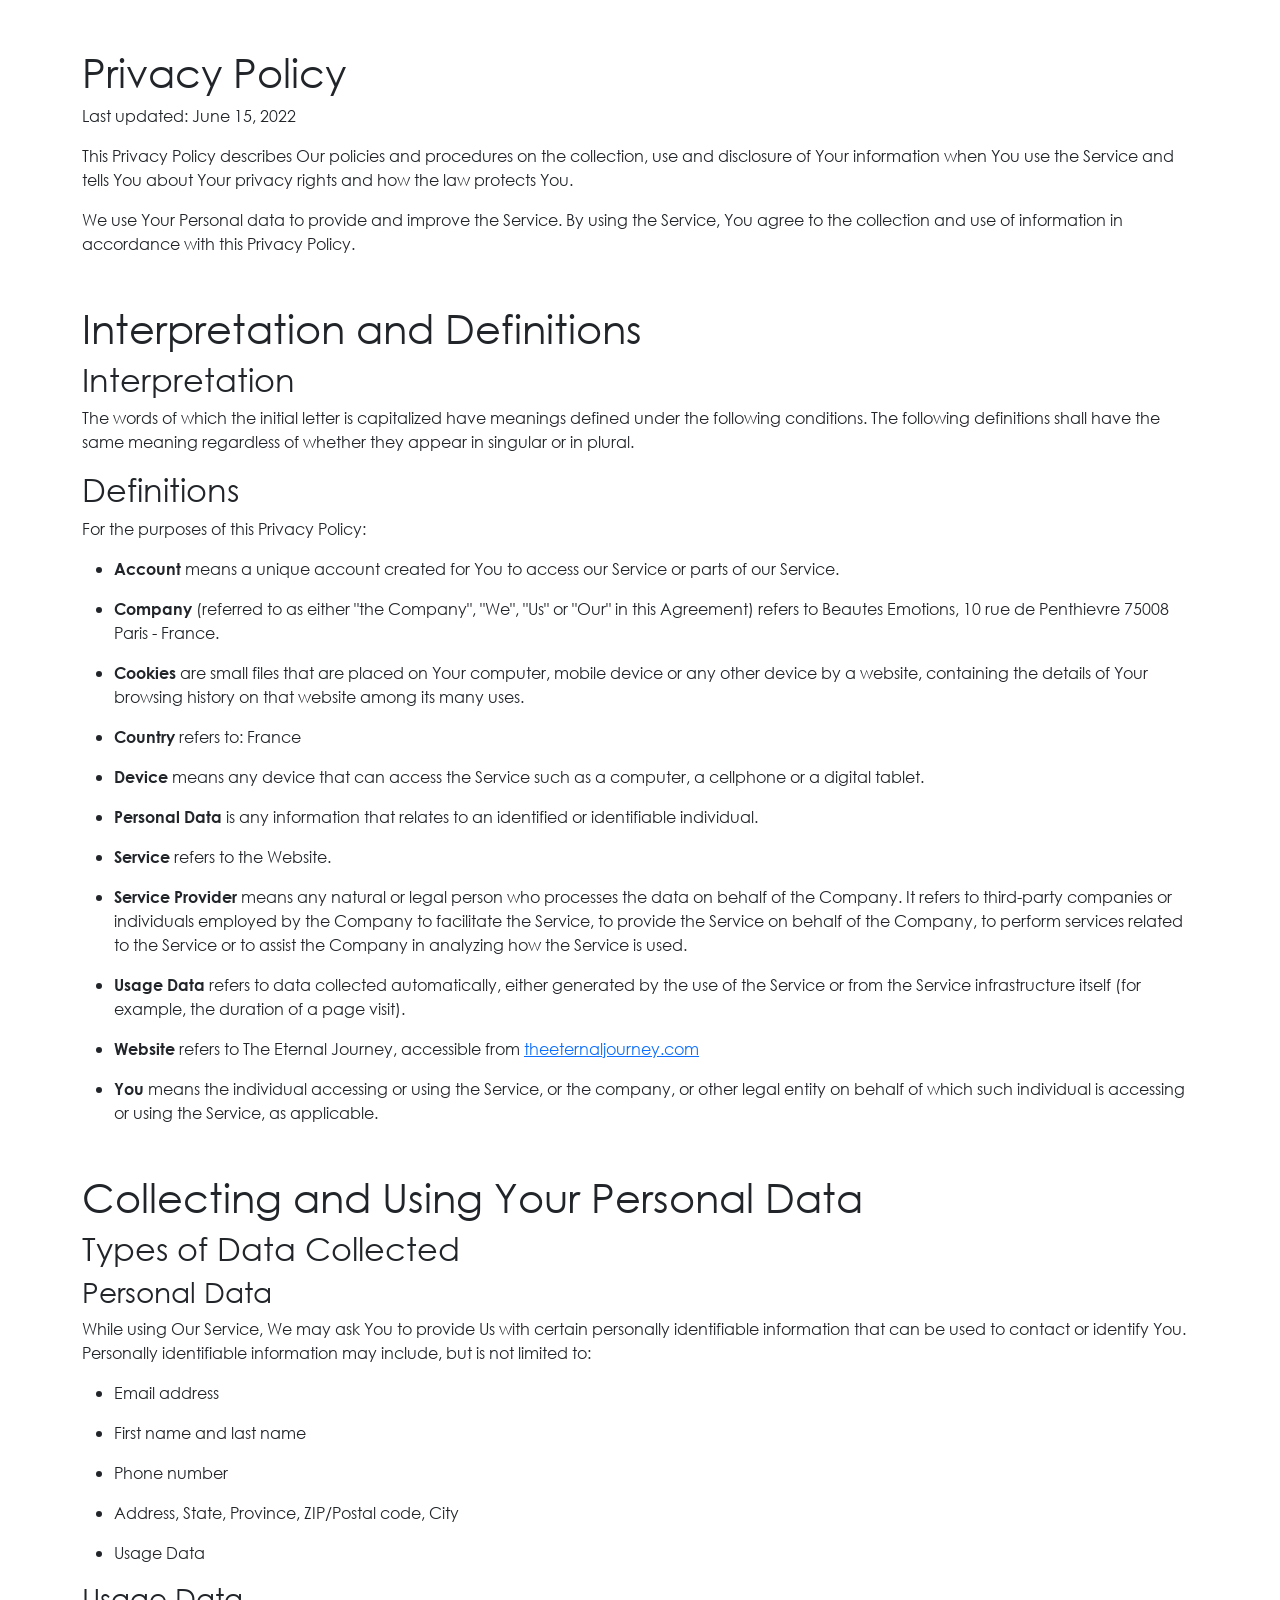
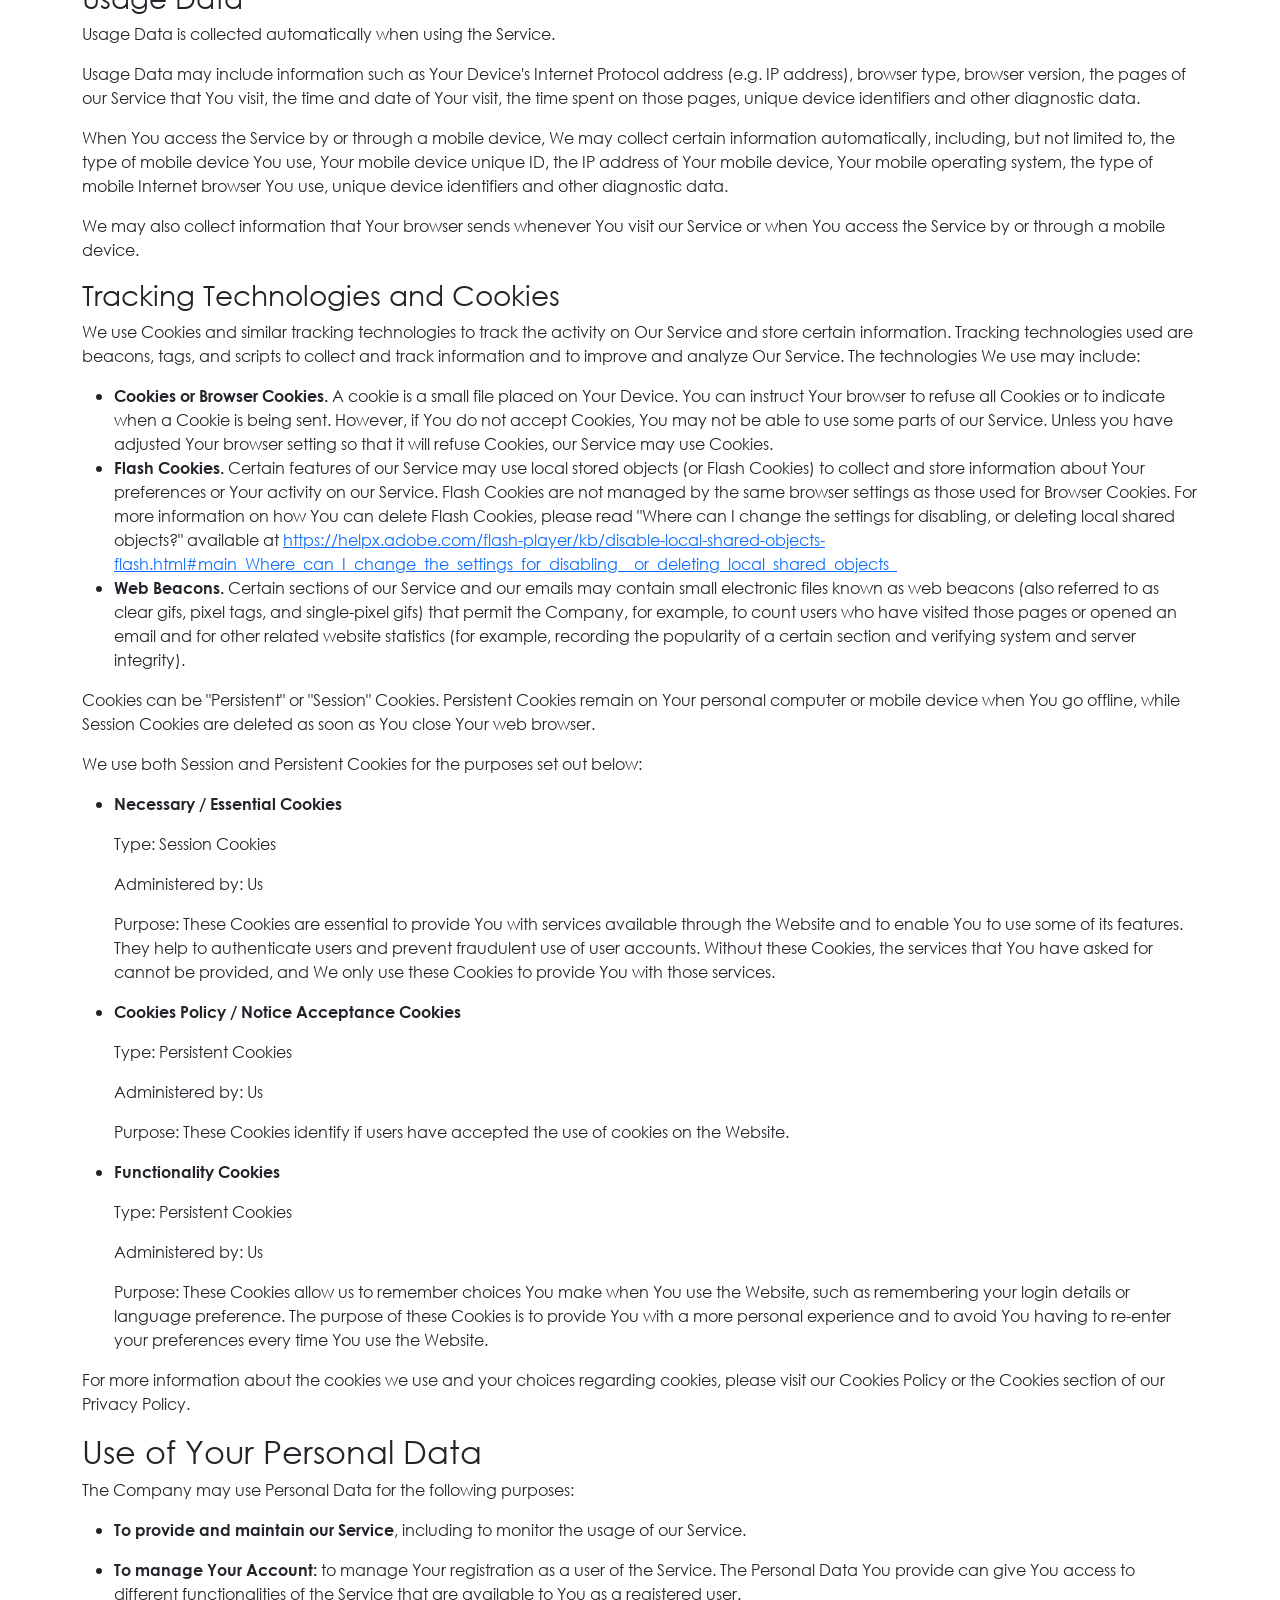
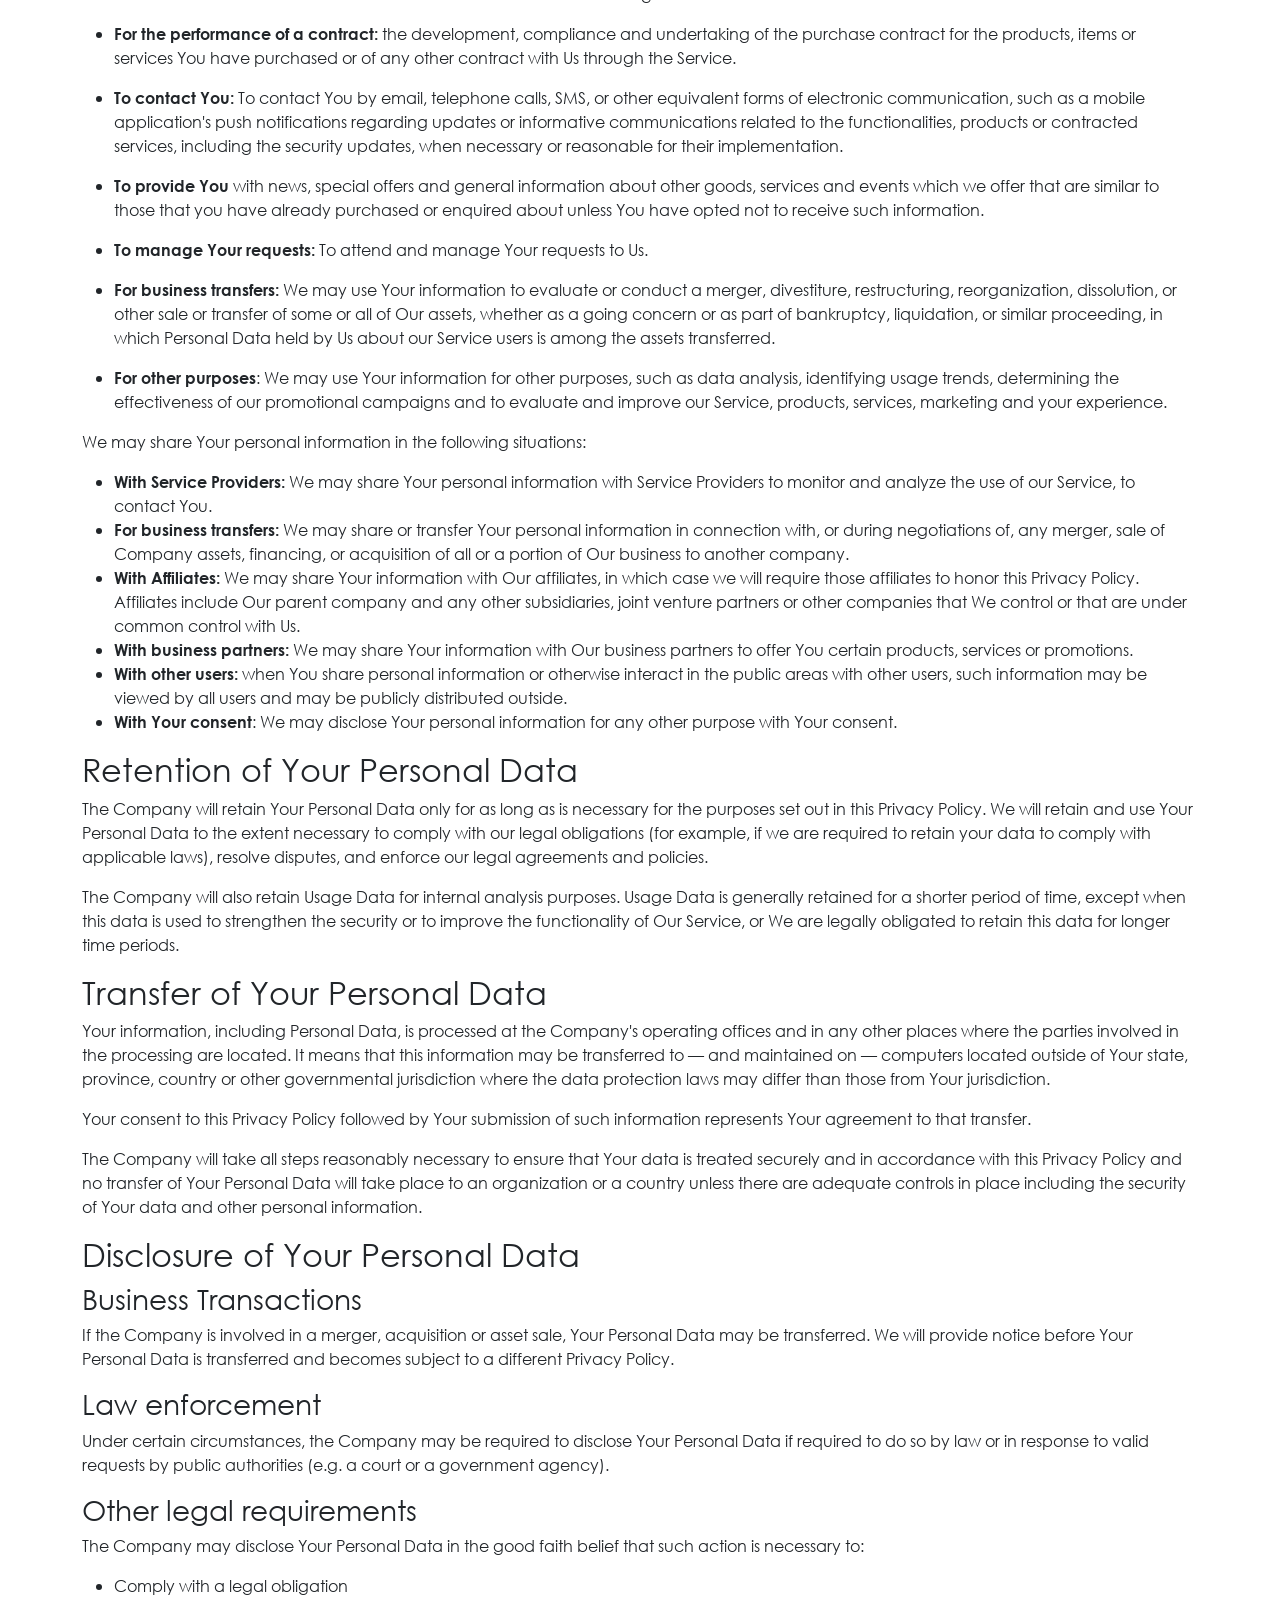
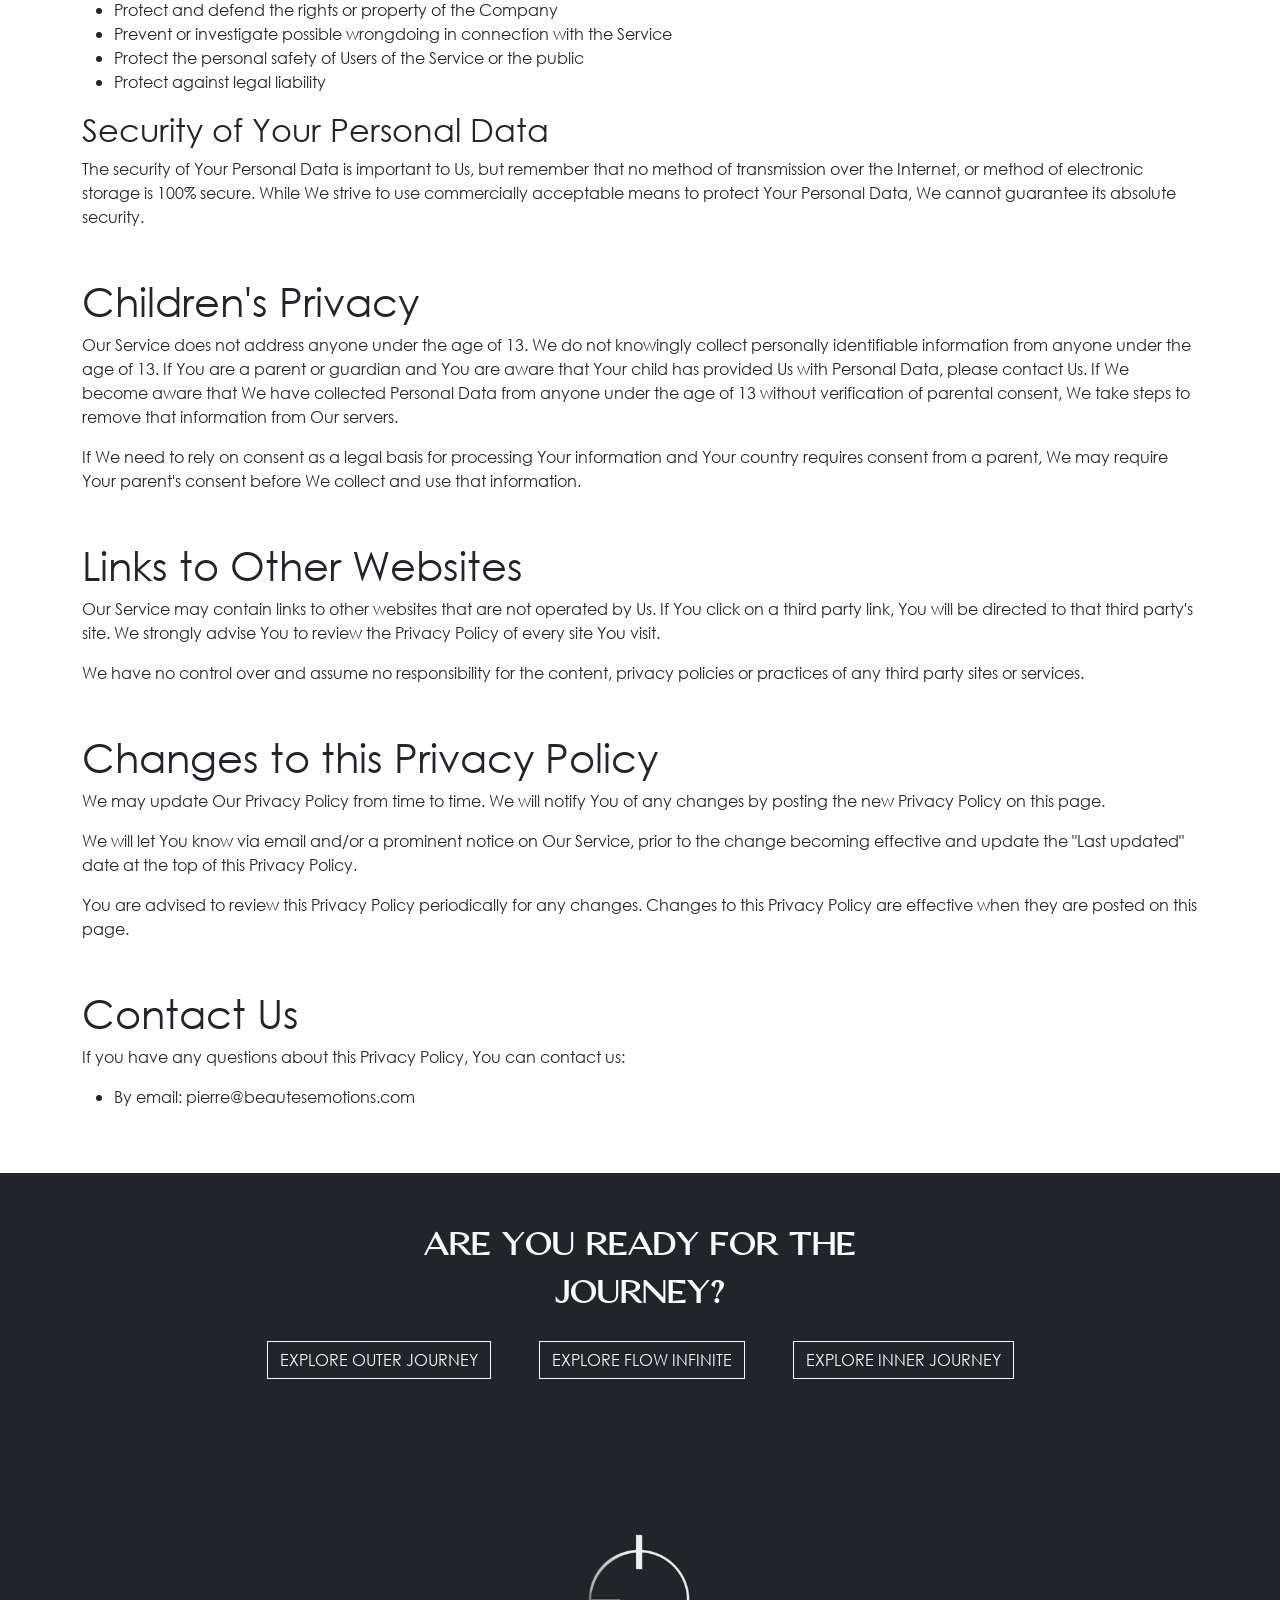
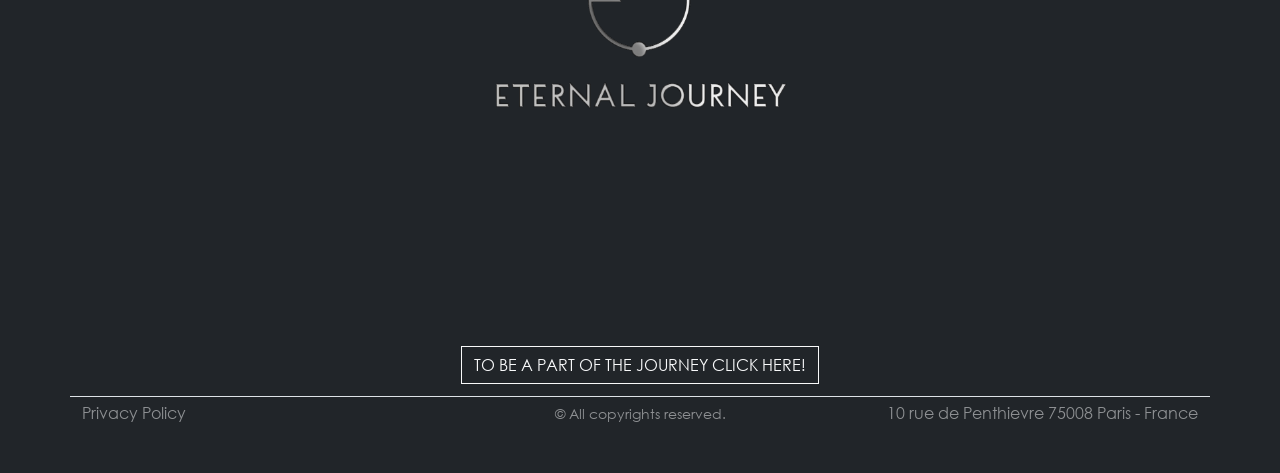
<file: privacy-policy.html>
<!DOCTYPE html>
<html lang="en">
  <head>
    <meta charset="UTF-8" />
    <meta http-equiv="X-UA-Compatible" content="IE=edge" />
    <meta name="viewport" content="width=device-width, initial-scale=1.0" />
    <!-- Favicons -->
    <link rel="apple-touch-icon" sizes="57x57" href="./assets/img/favicon" />
    <link
      rel="apple-touch-icon"
      sizes="60x60"
      href="./assets/img/favicon/apple-icon-60x60.png"
    />
    <link
      rel="apple-touch-icon"
      sizes="72x72"
      href="./assets/img/favicon/apple-icon-72x72.png"
    />
    <link
      rel="apple-touch-icon"
      sizes="76x76"
      href="./assets/img/favicon/apple-icon-76x76.png"
    />
    <link
      rel="apple-touch-icon"
      sizes="114x114"
      href="./assets/img/favicon/apple-icon-114x114.png"
    />
    <link
      rel="apple-touch-icon"
      sizes="120x120"
      href="./assets/img/favicon/apple-icon-120x120.png"
    />
    <link
      rel="apple-touch-icon"
      sizes="144x144"
      href="./assets/img/favicon/apple-icon-144x144.png"
    />
    <link
      rel="apple-touch-icon"
      sizes="152x152"
      href="./assets/img/favicon/apple-icon-152x152.png"
    />
    <link
      rel="apple-touch-icon"
      sizes="180x180"
      href="./assets/img/favicon/apple-icon-180x180.png"
    />
    <link
      rel="icon"
      type="image/png"
      sizes="192x192"
      href="./assets/img/favicon/android-icon-192x192.png"
    />
    <link
      rel="icon"
      type="image/png"
      sizes="32x32"
      href="./assets/img/favicon/favicon-32x32.png"
    />
    <link
      rel="icon"
      type="image/png"
      sizes="96x96"
      href="./assets/img/favicon/favicon-96x96.png"
    />
    <link
      rel="icon"
      type="image/png"
      sizes="16x16"
      href="./assets/img/favicon/favicon-16x16.png"
    />
    <link rel="manifest" href="./assets/img/favicon/manifest.json" />
    <meta name="msapplication-TileColor" content="#ffffff" />
    <meta name="msapplication-TileImage" content="/ms-icon-144x144.png" />
    <meta name="theme-color" content="#ffffff" />
    <meta property="og:title" content="Eternal Journey | Privacy Policy" />
    <meta property="og:type" content="website" />
    <meta property="og:image" content="https://rbxcx.github.io/assets/brand/og-lockup.png" />
    <meta property="og:image:type" content="image/png" />
    <meta property="og:image:width" content="1200" />
    <meta property="og:image:height" content="1200" />
    <meta property="og:image:alt" content="Eternal Journey" />
    <meta name="twitter:card" content="summary_large_image" />
    <meta name="twitter:image" content="https://rbxcx.github.io/assets/brand/og-lockup.png" />
    <!-- Bootstrap CSS -->
    <link rel="stylesheet" href="./assets/css/bootstrap.min.css" />

    <!-- Custom CSS -->
    <link rel="stylesheet" href="./assets/css/style.css" />
    <title>Eternal Journey | Privacy Policy</title>
  </head>
  <body>
    <div class="container py-5">
      <h1>Privacy Policy</h1>
      <p>Last updated: June 15, 2022</p>
      <p>
        This Privacy Policy describes Our policies and procedures on the
        collection, use and disclosure of Your information when You use the
        Service and tells You about Your privacy rights and how the law protects
        You.
      </p>
      <p>
        We use Your Personal data to provide and improve the Service. By using
        the Service, You agree to the collection and use of information in
        accordance with this Privacy Policy.
      </p>
      <h1 class="mt-5">Interpretation and Definitions</h1>
      <h2>Interpretation</h2>
      <p>
        The words of which the initial letter is capitalized have meanings
        defined under the following conditions. The following definitions shall
        have the same meaning regardless of whether they appear in singular or
        in plural.
      </p>
      <h2>Definitions</h2>
      <p>For the purposes of this Privacy Policy:</p>
      <ul>
        <li>
          <p>
            <strong>Account</strong> means a unique account created for You to
            access our Service or parts of our Service.
          </p>
        </li>
        <li>
          <p>
            <strong>Company</strong> (referred to as either &quot;the
            Company&quot;, &quot;We&quot;, &quot;Us&quot; or &quot;Our&quot; in
            this Agreement) refers to Beautes Emotions, 10 rue de Penthievre
            75008 Paris - France.
          </p>
        </li>
        <li>
          <p>
            <strong>Cookies</strong> are small files that are placed on Your
            computer, mobile device or any other device by a website, containing
            the details of Your browsing history on that website among its many
            uses.
          </p>
        </li>
        <li>
          <p><strong>Country</strong> refers to: France</p>
        </li>
        <li>
          <p>
            <strong>Device</strong> means any device that can access the Service
            such as a computer, a cellphone or a digital tablet.
          </p>
        </li>
        <li>
          <p>
            <strong>Personal Data</strong> is any information that relates to an
            identified or identifiable individual.
          </p>
        </li>
        <li>
          <p><strong>Service</strong> refers to the Website.</p>
        </li>
        <li>
          <p>
            <strong>Service Provider</strong> means any natural or legal person
            who processes the data on behalf of the Company. It refers to
            third-party companies or individuals employed by the Company to
            facilitate the Service, to provide the Service on behalf of the
            Company, to perform services related to the Service or to assist the
            Company in analyzing how the Service is used.
          </p>
        </li>
        <li>
          <p>
            <strong>Usage Data</strong> refers to data collected automatically,
            either generated by the use of the Service or from the Service
            infrastructure itself (for example, the duration of a page visit).
          </p>
        </li>
        <li>
          <p>
            <strong>Website</strong> refers to The Eternal Journey, accessible
            from
            <a
              href="theeternaljourney.com"
              rel="external nofollow noopener"
              target="_blank"
              >theeternaljourney.com</a
            >
          </p>
        </li>
        <li>
          <p>
            <strong>You</strong> means the individual accessing or using the
            Service, or the company, or other legal entity on behalf of which
            such individual is accessing or using the Service, as applicable.
          </p>
        </li>
      </ul>
      <h1 class="mt-5">Collecting and Using Your Personal Data</h1>
      <h2>Types of Data Collected</h2>
      <h3>Personal Data</h3>
      <p>
        While using Our Service, We may ask You to provide Us with certain
        personally identifiable information that can be used to contact or
        identify You. Personally identifiable information may include, but is
        not limited to:
      </p>
      <ul>
        <li>
          <p>Email address</p>
        </li>
        <li>
          <p>First name and last name</p>
        </li>
        <li>
          <p>Phone number</p>
        </li>
        <li>
          <p>Address, State, Province, ZIP/Postal code, City</p>
        </li>
        <li>
          <p>Usage Data</p>
        </li>
      </ul>
      <h3>Usage Data</h3>
      <p>Usage Data is collected automatically when using the Service.</p>
      <p>
        Usage Data may include information such as Your Device's Internet
        Protocol address (e.g. IP address), browser type, browser version, the
        pages of our Service that You visit, the time and date of Your visit,
        the time spent on those pages, unique device identifiers and other
        diagnostic data.
      </p>
      <p>
        When You access the Service by or through a mobile device, We may
        collect certain information automatically, including, but not limited
        to, the type of mobile device You use, Your mobile device unique ID, the
        IP address of Your mobile device, Your mobile operating system, the type
        of mobile Internet browser You use, unique device identifiers and other
        diagnostic data.
      </p>
      <p>
        We may also collect information that Your browser sends whenever You
        visit our Service or when You access the Service by or through a mobile
        device.
      </p>
      <h3>Tracking Technologies and Cookies</h3>
      <p>
        We use Cookies and similar tracking technologies to track the activity
        on Our Service and store certain information. Tracking technologies used
        are beacons, tags, and scripts to collect and track information and to
        improve and analyze Our Service. The technologies We use may include:
      </p>
      <ul>
        <li>
          <strong>Cookies or Browser Cookies.</strong> A cookie is a small file
          placed on Your Device. You can instruct Your browser to refuse all
          Cookies or to indicate when a Cookie is being sent. However, if You do
          not accept Cookies, You may not be able to use some parts of our
          Service. Unless you have adjusted Your browser setting so that it will
          refuse Cookies, our Service may use Cookies.
        </li>
        <li>
          <strong>Flash Cookies.</strong> Certain features of our Service may
          use local stored objects (or Flash Cookies) to collect and store
          information about Your preferences or Your activity on our Service.
          Flash Cookies are not managed by the same browser settings as those
          used for Browser Cookies. For more information on how You can delete
          Flash Cookies, please read &quot;Where can I change the settings for
          disabling, or deleting local shared objects?&quot; available at
          <a
            href="https://helpx.adobe.com/flash-player/kb/disable-local-shared-objects-flash.html#main_Where_can_I_change_the_settings_for_disabling__or_deleting_local_shared_objects_"
            rel="external nofollow noopener"
            target="_blank"
            >https://helpx.adobe.com/flash-player/kb/disable-local-shared-objects-flash.html#main_Where_can_I_change_the_settings_for_disabling__or_deleting_local_shared_objects_</a
          >
        </li>
        <li>
          <strong>Web Beacons.</strong> Certain sections of our Service and our
          emails may contain small electronic files known as web beacons (also
          referred to as clear gifs, pixel tags, and single-pixel gifs) that
          permit the Company, for example, to count users who have visited those
          pages or opened an email and for other related website statistics (for
          example, recording the popularity of a certain section and verifying
          system and server integrity).
        </li>
      </ul>
      <p>
        Cookies can be &quot;Persistent&quot; or &quot;Session&quot; Cookies.
        Persistent Cookies remain on Your personal computer or mobile device
        when You go offline, while Session Cookies are deleted as soon as You
        close Your web browser.
      </p>
      <p>
        We use both Session and Persistent Cookies for the purposes set out
        below:
      </p>
      <ul>
        <li>
          <p><strong>Necessary / Essential Cookies</strong></p>
          <p>Type: Session Cookies</p>
          <p>Administered by: Us</p>
          <p>
            Purpose: These Cookies are essential to provide You with services
            available through the Website and to enable You to use some of its
            features. They help to authenticate users and prevent fraudulent use
            of user accounts. Without these Cookies, the services that You have
            asked for cannot be provided, and We only use these Cookies to
            provide You with those services.
          </p>
        </li>
        <li>
          <p><strong>Cookies Policy / Notice Acceptance Cookies</strong></p>
          <p>Type: Persistent Cookies</p>
          <p>Administered by: Us</p>
          <p>
            Purpose: These Cookies identify if users have accepted the use of
            cookies on the Website.
          </p>
        </li>
        <li>
          <p><strong>Functionality Cookies</strong></p>
          <p>Type: Persistent Cookies</p>
          <p>Administered by: Us</p>
          <p>
            Purpose: These Cookies allow us to remember choices You make when
            You use the Website, such as remembering your login details or
            language preference. The purpose of these Cookies is to provide You
            with a more personal experience and to avoid You having to re-enter
            your preferences every time You use the Website.
          </p>
        </li>
      </ul>
      <p>
        For more information about the cookies we use and your choices regarding
        cookies, please visit our Cookies Policy or the Cookies section of our
        Privacy Policy.
      </p>
      <h2>Use of Your Personal Data</h2>
      <p>The Company may use Personal Data for the following purposes:</p>
      <ul>
        <li>
          <p>
            <strong>To provide and maintain our Service</strong>, including to
            monitor the usage of our Service.
          </p>
        </li>
        <li>
          <p>
            <strong>To manage Your Account:</strong> to manage Your registration
            as a user of the Service. The Personal Data You provide can give You
            access to different functionalities of the Service that are
            available to You as a registered user.
          </p>
        </li>
        <li>
          <p>
            <strong>For the performance of a contract:</strong> the development,
            compliance and undertaking of the purchase contract for the
            products, items or services You have purchased or of any other
            contract with Us through the Service.
          </p>
        </li>
        <li>
          <p>
            <strong>To contact You:</strong> To contact You by email, telephone
            calls, SMS, or other equivalent forms of electronic communication,
            such as a mobile application's push notifications regarding updates
            or informative communications related to the functionalities,
            products or contracted services, including the security updates,
            when necessary or reasonable for their implementation.
          </p>
        </li>
        <li>
          <p>
            <strong>To provide You</strong> with news, special offers and
            general information about other goods, services and events which we
            offer that are similar to those that you have already purchased or
            enquired about unless You have opted not to receive such
            information.
          </p>
        </li>
        <li>
          <p>
            <strong>To manage Your requests:</strong> To attend and manage Your
            requests to Us.
          </p>
        </li>
        <li>
          <p>
            <strong>For business transfers:</strong> We may use Your information
            to evaluate or conduct a merger, divestiture, restructuring,
            reorganization, dissolution, or other sale or transfer of some or
            all of Our assets, whether as a going concern or as part of
            bankruptcy, liquidation, or similar proceeding, in which Personal
            Data held by Us about our Service users is among the assets
            transferred.
          </p>
        </li>
        <li>
          <p>
            <strong>For other purposes</strong>: We may use Your information for
            other purposes, such as data analysis, identifying usage trends,
            determining the effectiveness of our promotional campaigns and to
            evaluate and improve our Service, products, services, marketing and
            your experience.
          </p>
        </li>
      </ul>
      <p>We may share Your personal information in the following situations:</p>
      <ul>
        <li>
          <strong>With Service Providers:</strong> We may share Your personal
          information with Service Providers to monitor and analyze the use of
          our Service, to contact You.
        </li>
        <li>
          <strong>For business transfers:</strong> We may share or transfer Your
          personal information in connection with, or during negotiations of,
          any merger, sale of Company assets, financing, or acquisition of all
          or a portion of Our business to another company.
        </li>
        <li>
          <strong>With Affiliates:</strong> We may share Your information with
          Our affiliates, in which case we will require those affiliates to
          honor this Privacy Policy. Affiliates include Our parent company and
          any other subsidiaries, joint venture partners or other companies that
          We control or that are under common control with Us.
        </li>
        <li>
          <strong>With business partners:</strong> We may share Your information
          with Our business partners to offer You certain products, services or
          promotions.
        </li>
        <li>
          <strong>With other users:</strong> when You share personal information
          or otherwise interact in the public areas with other users, such
          information may be viewed by all users and may be publicly distributed
          outside.
        </li>
        <li>
          <strong>With Your consent</strong>: We may disclose Your personal
          information for any other purpose with Your consent.
        </li>
      </ul>
      <h2>Retention of Your Personal Data</h2>
      <p>
        The Company will retain Your Personal Data only for as long as is
        necessary for the purposes set out in this Privacy Policy. We will
        retain and use Your Personal Data to the extent necessary to comply with
        our legal obligations (for example, if we are required to retain your
        data to comply with applicable laws), resolve disputes, and enforce our
        legal agreements and policies.
      </p>
      <p>
        The Company will also retain Usage Data for internal analysis purposes.
        Usage Data is generally retained for a shorter period of time, except
        when this data is used to strengthen the security or to improve the
        functionality of Our Service, or We are legally obligated to retain this
        data for longer time periods.
      </p>
      <h2>Transfer of Your Personal Data</h2>
      <p>
        Your information, including Personal Data, is processed at the Company's
        operating offices and in any other places where the parties involved in
        the processing are located. It means that this information may be
        transferred to — and maintained on — computers located outside of Your
        state, province, country or other governmental jurisdiction where the
        data protection laws may differ than those from Your jurisdiction.
      </p>
      <p>
        Your consent to this Privacy Policy followed by Your submission of such
        information represents Your agreement to that transfer.
      </p>
      <p>
        The Company will take all steps reasonably necessary to ensure that Your
        data is treated securely and in accordance with this Privacy Policy and
        no transfer of Your Personal Data will take place to an organization or
        a country unless there are adequate controls in place including the
        security of Your data and other personal information.
      </p>
      <h2>Disclosure of Your Personal Data</h2>
      <h3>Business Transactions</h3>
      <p>
        If the Company is involved in a merger, acquisition or asset sale, Your
        Personal Data may be transferred. We will provide notice before Your
        Personal Data is transferred and becomes subject to a different Privacy
        Policy.
      </p>
      <h3>Law enforcement</h3>
      <p>
        Under certain circumstances, the Company may be required to disclose
        Your Personal Data if required to do so by law or in response to valid
        requests by public authorities (e.g. a court or a government agency).
      </p>
      <h3>Other legal requirements</h3>
      <p>
        The Company may disclose Your Personal Data in the good faith belief
        that such action is necessary to:
      </p>
      <ul>
        <li>Comply with a legal obligation</li>
        <li>Protect and defend the rights or property of the Company</li>
        <li>
          Prevent or investigate possible wrongdoing in connection with the
          Service
        </li>
        <li>
          Protect the personal safety of Users of the Service or the public
        </li>
        <li>Protect against legal liability</li>
      </ul>
      <h2>Security of Your Personal Data</h2>
      <p>
        The security of Your Personal Data is important to Us, but remember that
        no method of transmission over the Internet, or method of electronic
        storage is 100% secure. While We strive to use commercially acceptable
        means to protect Your Personal Data, We cannot guarantee its absolute
        security.
      </p>
      <h1 class="mt-5">Children's Privacy</h1>
      <p>
        Our Service does not address anyone under the age of 13. We do not
        knowingly collect personally identifiable information from anyone under
        the age of 13. If You are a parent or guardian and You are aware that
        Your child has provided Us with Personal Data, please contact Us. If We
        become aware that We have collected Personal Data from anyone under the
        age of 13 without verification of parental consent, We take steps to
        remove that information from Our servers.
      </p>
      <p>
        If We need to rely on consent as a legal basis for processing Your
        information and Your country requires consent from a parent, We may
        require Your parent's consent before We collect and use that
        information.
      </p>
      <h1 class="mt-5">Links to Other Websites</h1>
      <p>
        Our Service may contain links to other websites that are not operated by
        Us. If You click on a third party link, You will be directed to that
        third party's site. We strongly advise You to review the Privacy Policy
        of every site You visit.
      </p>
      <p>
        We have no control over and assume no responsibility for the content,
        privacy policies or practices of any third party sites or services.
      </p>
      <h1 class="mt-5">Changes to this Privacy Policy</h1>
      <p>
        We may update Our Privacy Policy from time to time. We will notify You
        of any changes by posting the new Privacy Policy on this page.
      </p>
      <p>
        We will let You know via email and/or a prominent notice on Our Service,
        prior to the change becoming effective and update the &quot;Last
        updated&quot; date at the top of this Privacy Policy.
      </p>
      <p>
        You are advised to review this Privacy Policy periodically for any
        changes. Changes to this Privacy Policy are effective when they are
        posted on this page.
      </p>
      <h1 class="mt-5">Contact Us</h1>
      <p>
        If you have any questions about this Privacy Policy, You can contact us:
      </p>
      <ul>
        <li>By email: pierre@beautesemotions.com</li>
      </ul>
    </div>

    <footer id="contactSection" class="bg-dark text-light">
      <div
        class="container d-flex flex-column align-items-center justify-content-between text-center min-vh-100 py-5">
        <h2 class="display-6 fw-bold w-lg-50 mb-4">
          Are you ready for the journey?
        </h2>
        <div class="d-flex flex-column flex-lg-row flex-wrap justify-content-center gap-1 gap-lg-5">
          <a
            href="./outer.html"
            class="btn btn-outline-light rounded-0 text-uppercase mt-auto mb-3">
            Explore outer journey
          </a>
          <a
            href="./flow-infinite.html"
            class="btn btn-outline-light rounded-0 text-uppercase mt-auto mb-3">
            Explore flow infinite
          </a>
          <a
            href="./inner.html"
            class="btn btn-outline-light rounded-0 text-uppercase mt-auto mb-3">
            Explore inner journey
          </a>
        </div>
        <div class="my-auto">
          <img
            src="./assets/brand/ej-logo-lockup.png"
            alt="Eternal Journey"
            class="img-fluid footer-logo mt-5"
            width="1024"
            height="743" />
        </div>
        <a
          href="./#contact"
          class="btn btn-outline-light rounded-0 text-uppercase mt-auto mb-3">
          To be a part of the journey click here!
        </a>
        <div class="row gy-1 border-top align-self-stretch text-light">
          <div class="col-lg-4 text-lg-start">
            <a
              class="text-decoration-none text-light opacity-50 footer-link"
              href="./privacy-policy.html"
              >Privacy Policy</a
            >
          </div>
          <div class="col-lg-4">
            <p class="m-0 opacity-50">
              <small>&copy; All copyrights reserved.</small>
            </p>
          </div>
          <div class="col-lg-4 text-xl-end">
            <address class="m-0 opacity-50">
              10 rue de Penthievre 75008 Paris - France
            </address>
          </div>
        </div>
      </div>
    </footer>
  </body>
</html>
</file>
<file: assets/css/style.css>
/*
* Prefixed by https://autoprefixer.github.io
* PostCSS: v8.4.12,
* Autoprefixer: v10.4.4
* Browsers: last 4 version
*/

/*
* Prefixed by https://autoprefixer.github.io
* PostCSS: v8.4.12,
* Autoprefixer: v10.4.4
* Browsers: last 4 version
*/

/* 
File content structure
1. Importing fonts
2. Css variables
3. Bootstrap overrides
4. Basic setup
5. Utils
6. Header
7. Footer
8. Section styling
9. Hero section
10. Eternal journey section
11. Rotating text
12. Video modal
13. Gallery
14. Perfume time
15. Perfume footer
16. Scroll down animation
17. Breakpoints
18. Store
19. Roadblock
20. Maps
*/

/*****************************************/
/* 1. Importing fonts */
/*****************************************/

@font-face {
  font-family: 'Century Gothic';
  src: url(../fonts/century-gothic-regular.ttf);
  font-style: normal;
  font-weight: 400;
}

@font-face {
  font-family: 'Century Gothic';
  src: url(../fonts/century-gothic-bold.ttf);
  font-style: normal;
  font-weight: 700;
}

@font-face {
  font-family: 'Vogue Sans';
  src: url(../fonts/vogue-sans-regular.ttf);
  font-style: normal;
  font-weight: 400;
}

@font-face {
  font-family: 'Vogue Sans';
  src: url(../fonts/vogue-sans-medium.ttf);
  font-style: normal;
  font-weight: 500;
}

@font-face {
  font-family: 'Vogue Sans';
  src: url(../fonts/vogue-sans-bold.ttf);
  font-style: normal;
  font-weight: 600;
}

@font-face {
  font-family: 'Vogue Sans';
  src: url(../fonts/vogue-sans-semi-bold.ttf);
  font-style: normal;
  font-weight: 700;
}

/*****************************************/
/* 2. Css variables */
/*****************************************/
:root {
  --font-display: 'Vogue Sans', serif;
  --font-body: 'Century Gothic', sans-serif;
  --color-gold: #ff6c6c;
  --color-gold-dark: #934b4b;
}

/*****************************************/
/* 3. Bootstrap overrides */
/*****************************************/
.h1,
.h2,
.h3,
.h4,
.h5,
.h6,
.display-1,
.display-2,
.display-3,
.display-4,
.display-5,
.display-6 {
  font-family: var(--font-display);
}

.list-group {
  --bs-list-group-border-width: 0;
  --bs-list-group-bg: transparent;
}

.btn-primary {
  background-color: var(--color-gold-dark);
}

.btn-primary:hover,
.btn-primary:focus,
.btn-primary:active {
  background-color: #793e3e;
}

/*****************************************/
/* 4. Basic setup */
/*****************************************/
body {
  overflow-x: hidden;
  font-family: var(--font-body);
}

::-webkit-scrollbar {
  width: 8px;
}

::-webkit-scrollbar-track {
  background: #ffd2d2;
}

::-webkit-scrollbar-thumb {
  background: var(--color-gold);
  border-radius: 20rem;
}

::-webkit-scrollbar-thumb:hover {
  background: var(--color-gold-dark);
}

/*****************************************/
/* 5. Utils classes */
/*****************************************/
.text-gold {
  color: var(--color-gold);
}

.text-gold-dark {
  color: var(--color-gold-dark);
}

.vh-50 {
  height: 50vh;
}

.overflow-x-hidden {
  overflow-x: hidden;
}

.overflow-y-hidden {
  overflow-y: hidden;
}

.bg-white-transparent {
  background-color: rgba(255, 255, 255, 0.9);
}

.negative-title {
  margin-bottom: -2rem;
}

@media (min-width: 768px) {
  .w-md-25 {
    width: 25% !important;
  }
}

@media (min-width: 992px) {
  .vh-lg-100 {
    height: 100vh;
  }

  .w-lg-25 {
    width: 25% !important;
  }

  .w-lg-50 {
    width: 50% !important;
  }

  .w-lg-100 {
    width: 100% !important;
  }

  .h-lg-100 {
    height: 100% !important;
  }

  .negative-title {
    margin-top: -2rem;
    margin-bottom: 0;
  }
}

/*****************************************/
/* 6. Header */
/*****************************************/
/* Nav button */

.nav-bg {
  display: inline-block;
  position: fixed;
  z-index: 9920;
  width: 2.5rem;
  height: 2.5rem;
  background-image: -o-radial-gradient(rgb(48, 48, 48), #000);
  background-image: radial-gradient(rgb(48, 48, 48), #000);
  top: 0.75rem;
  left: 0.75rem;
  border-radius: 50%;
  -webkit-transition: all 0.6s ease-out;
  -o-transition: all 0.6s ease-out;
  transition: all 0.6s ease-out;
}

.nav {
  position: fixed;
  z-index:9925;
  top: 50%;
  -webkit-transform: translate(-50%, -50%);
  -ms-transform: translate(-50%, -50%);
  transform: translate(-50%, -50%);
  opacity: 0;
  width: 0;
  height: 100%;
  left: 70%;
  overflow: hidden;
  display: flex;
  flex-direction: column;
  align-items: center;
}

.navbrand {
  text-align: center;
  text-decoration: none;
  color: #fff;
  margin: 3vh 0;
}

.navbrand img {
  width: 15vh;
}

.navlist {
  margin: 0;
  padding: 0;
  list-style: none;
  text-align: center;
}

.navitem {
}

.navlink:link,
.navlink:visited {
  display: inline-block;
  text-decoration: none;
  padding: 0.2rem 0.6rem;
  -webkit-transition: all 0.3s ease-out;
  -o-transition: all 0.3s ease-out;
  transition: all 0.3s ease-out;
  font-family: var(--font-display);
  font-size: 1.2rem;
  color: #fff;
  background-image: -o-linear-gradient(
    330deg,
    transparent 0%,
    transparent 50%,
    #fff 50%
  );
  background-image: linear-gradient(
    120deg,
    transparent 0%,
    transparent 50%,
    #fff 50%
  );
  background-size: 250%;
}

/* The collection menus read as a navigational index, while homepage copy
   retains its original capitalization. */
.collection-page .navlink:link,
.collection-page .navlink:visited {
  text-transform: uppercase;
}

.navlink:hover,
.navlink:active {
  -webkit-transform: translateX(1rem);
  -ms-transform: translateX(1rem);
  transform: translateX(1rem);
  background-position: 100%;
  color: rgb(33, 37, 41);
}

.nav-button {
  width: 3rem;
  height: 3rem;
  display: inline-block;
  border-radius: 50%;
  background-color: rgb(230, 229, 229);
  position: fixed;
  z-index: 9930;
  top: 0.5rem;
  left: 0.5rem;
  border: none;
  outline: none;
  -webkit-box-shadow: 0 0 1rem 0.5rem rgba(0, 0, 0, 0.2);
  box-shadow: 0 0 1rem 0.5rem rgba(0, 0, 0, 0.2);
}

/* Nav icon */
.nav-icon,
.nav-icon::before,
.nav-icon::after {
  display: inline-block;
  width: 2rem;
  height: 2px;
  background-color: rgb(33, 37, 41);
  position: absolute;
  -webkit-transition: all 0.3s ease;
  -o-transition: all 0.3s ease;
  transition: all 0.3s ease;
}

.nav-icon {
  position: absolute;
  top: 50%;
  left: 50%;
  -webkit-transform: translate(-50%, -50%);
  -ms-transform: translate(-50%, -50%);
  transform: translate(-50%, -50%);
}

.nav-icon::before,
.nav-icon::after {
  content: '';
  left: 0;
}

.nav-icon::before {
  top: 0.6rem;
}

.nav-icon::after {
  top: -0.6rem;
}

@media (min-width: 768px) {
  .navbrand {
    text-align: center;
    text-decoration: none;
    color: #fff;
    margin: 5vh;
  }
}

@media (min-width: 992px) {
  .nav-bg {
    width: 3.5rem;
    height: 3.5rem;
    top: 1.25rem;
    left: 1.25rem;
  }
  .nav-button {
    width: 4rem;
    height: 4rem;

    top: 1rem;
    left: 1rem;
  }

  .nav-icon,
  .nav-icon::before,
  .nav-icon::after {
    display: inline-block;
    width: 3rem;
  }

  .nav-icon::before {
    top: 0.6rem;
  }

  .nav-icon::after {
    top: -0.6rem;
  }

  .navlink:link,
  .navlink:visited {
    /* padding: 0.5rem 1rem; */
  }
}

/* Active header */
.header.active .nav-bg {
  -webkit-transform: scale(100);
  -ms-transform: scale(100);
  transform: scale(100);
}

@media (min-width: 1400px) {
  .header.active .nav-bg {
    -webkit-transform: scale(150);
    -ms-transform: scale(150);
    transform: scale(150);
  }
}

@media (min-width: 1920px) {
  .header.active .nav-bg {
    -webkit-transform: scale(200);
    -ms-transform: scale(200);
    transform: scale(200);
  }
}

.header.active .nav {
  opacity: 1;
  width: 100%;
  left: 50%;
}

.header.active .nav-icon {
  background-color: transparent;
}

.header.active .nav-icon::before {
  top: 0;
  -webkit-transform: rotate(135deg);
  -ms-transform: rotate(135deg);
  transform: rotate(135deg);
}

.header.active .nav-icon::after {
  top: 0;
  -webkit-transform: rotate(-135deg);
  -ms-transform: rotate(-135deg);
  transform: rotate(-135deg);
}

/*****************************************/
/* 7. Footer */
/*****************************************/
#contactSection {
  position: relative;
}

.footer-logo {
  position: absolute;
  left: 50%;
  top: 50%;
  width: min(52vmin, 340px);
  height: auto;
  max-width: none;
  margin: 0 !important;
  transform: translate(-50%, -50%);
  pointer-events: none;
}

/*****************************************/
/* 8. Section styling */
/*****************************************/
.collection-section,
.sunrise-to-sunset-bg-img,
.sunset-to-midnight-bg-img,
.midnight-to-sunrise-bg-img,
.discovery-set-section,
.heart-behind-section,
.catalog-section,
.heart-bg-img,
.harmony-bg-img,
.happiness-bg-img {
  background-size: cover;
  background-position: center;
  background-repeat: no-repeat;
  overflow-x: hidden;
}

.collection-section {
  background-image: url(../img/collection-bg.jpg);
}

.sunrise-to-sunset-bg-img {
  background-image: url(../img/sunrise-to-sunset-bg.jpg);
}

.heart-bg-img {
  background-image: url(../img/heart-bg.jpg);
    /* background-image: url(../img/HEART-COMPLETE-NO-BOTTLE.jpg); */
}

.sunset-to-midnight-bg-img {
  background-image: url(../img/sunset-to-midnight-bg.jpg);
}

@media (max-width: 991px) {
.harmony-bottle-img {
  image: url(../img/harmony-mobile.png);
}
}
.harmony-bottle-img {
  image: url(../img/harmony-perfume.png);
}


.harmony-bg-img {
  background-image: url(../img/harmony-bg.jpg);
}

.midnight-to-sunrise-bg-img {
  background-image: url(../img/midnight-to-sunrise-bg.jpg);
}

.happiness-bg-img {
  background-image: url(../img/happiness-bg.jpg);
    /* background-image: url(../img/HAPPINESS-COMPLETE-NO-BOTTLE.jpg); */
}

.discovery-set-section {
  background-image: url(../img/discovery-bg.jpg);
}

.heart-behind-section {
  background-image: url(../img/heart-behind.jpg);
}

.catalog-section {
  background-image: url(../img/catalog-bg.jpg);
}

.inner-collection-section,
/* .inner-discovery-set-section, */
.inner-heart-behind-section {
  background-image: url('../img/gold-green-white.png');
}

.footer-link:link,
.footer-link:visited {
  transition: all 0.3s ease-out;
}

.footer-link:hover,
.footer-link:active {
  opacity: 1 !important;
}

  .discovery-set-section {
    display: flex;
    justify-content: center;
    align-items: center;
    flex-direction: column;
    text-align: center;
  }
  .discovery-set-content {
    display: flex;
    flex-direction: column;
    align-items: center;
  }
  .discovery-set-product {
    max-width: 100%;
    height: auto;
    margin-bottom: 1rem;
  }
  @media (min-width: 992px) {
    .discovery-set-product2 {
      width: 50%;
    }

  }
  .discovery-set-text {
    margin-top: 1rem;
    font-size: 1.25rem;
  }

/*****************************************/
/* 9. Hero section */
/*****************************************/
.hero-section {
  height: 100vh;
  overflow: hidden;
  background-color: var(--bs-dark);
  position: relative;
  display: -webkit-box;
  display: -ms-flexbox;
  display: flex;
  -webkit-box-align: center;
  -ms-flex-align: center;
  align-items: center;
  -webkit-box-pack: center;
  -ms-flex-pack: center;
  justify-content: center;
}

.home-hero {
  height: initial;
}

.home-hero-cta {
  position: absolute;
  z-index: 10;
}

.home-hero-mobile-cta {
  position: absolute;
  width: 100%;
  bottom: 10%;
  display: flex;
  flex-direction: column;
  gap: 16px;
}

.home-hero-mobile-cta a {
  font-size: 12px;
}

.home-hero-cta-outer {
  top: 76%;
  left: 25%;
}

.home-hero-cta-inner {
  bottom: 2%;
  right: 25%;
}

@media (min-width: 992px) {
  .home-hero {
    height: 100vh;
  }
}

.hero-mobile-content {
  position: absolute;
  z-index: 1;
  top: 2rem;
}

.hero-mobile-content img {
  width: 40vh;
}

.hero-img-container {
  width: 100%;
  height: 100%;
  overflow: hidden;
  position: absolute;
  top: 0;
  left: 0;
}

.home-hero .hero-img-container {
  position: relative;
}

@media (min-width: 992px) {
  .home-hero .hero-img-container {
    position: absolute;
  }
}

.inner-hero-img-container {
  z-index: 100;
}

.hero-img {
  width: 100%;
  height: 100%;
  -o-object-fit: cover;
  object-fit: cover;
  object-position: bottom;
}

.hero-img-inner {
  width: 100%;
  height: 100%;
  -o-object-fit: cover;
  object-fit: cover;
  object-position: bottom;
}

.home-hero-img {
  filter: grayscale(100%);
}

.hero-img-overlay {
  height: 100%;
  width: 100%;
  position: absolute;
  top: 0;
  left: 0;
  background-color: rgb(33, 37, 41);
}

.hero-content {
  position: relative;
  text-align: center;
}

.hero-logo {
  width: 20rem;
}

.home-hero-logo {
  margin-top: 50px;
  padding-top: 20vh;
  padding-bottom: 20vh;
}

@-webkit-keyframes heroZoomOut {
  0% {
    -webkit-transform: scale(5) translate(0, -18%);
    transform: scale(5) translate(0, -18%);
  }

  100% {
    -webkit-transform: scale(1) translate(0, 0);
    transform: scale(1) translate(0, 0);
  }
}

@keyframes heroZoomOut {
  0% {
    -webkit-transform: scale(5) translate(0, -18%);
    transform: scale(5) translate(0, -18%);
  }

  100% {
    -webkit-transform: scale(1) translate(0, 0);
    transform: scale(1) translate(0, 0);
  }
}

@media (min-width: 992px) {
  .hero-img-container {
    transform: none;
  }

  .hero-img {
    object-position: center;
  }


  .hero-logo {
    width: 50rem;
  }
}

/*****************************************/
/* 10. Eternal journey section */
/*****************************************/
.eternal-journey-top {
  height: 100vh;
  background-position: center;
  background-size: cover;
  background-repeat: no-repeat;
  position: relative;
  overflow: hidden;
}

.eternal-journey-top-outer {
  background-image: url(../img/bokeh.jpg);
}

.eternal-journey-top-inner {
  background-image: url(../img/inner-journey-eternal-journey-bg.png);
}

.ball-container {
  position: absolute;
}

.ball-container img {
  display: inline-block;
  width: 100%;
}

.blue-ball {
  top: 0;
  left: 0;
  width: 38%;
}

.black-ball {
  top: 0;
  right: 0;
  width: 15%;
}

.red-ball {
  bottom: 0%;
  right: 0;
  width: 20%;
}


/*****************************************/
/* 11. Rotating text */
/*****************************************/
.rotating-logo {
  position: relative;
  width: 10rem;
  height: 10rem;
  border-radius: 50%;
}

.rotating-logo-img-container {
  width: 85%;
  height: 85%;
  position: absolute;
  top: 50%;
  left: 50%;
  -webkit-transform: translate(-50%, -50%);
  -ms-transform: translate(-50%, -50%);
  transform: translate(-50%, -50%);
}

.rotating-logo-img,
.rotating-logo-text {
  width: 100%;
  display: inline-block;
}

.rotating-logo-text-container {
  width: 100%;
  height: 100%;
  position: absolute;
  top: 50%;
  left: 50%;
  -webkit-transform: translate(-50%, -50%);
  -ms-transform: translate(-50%, -50%);
  transform: translate(-50%, -50%);
  -webkit-animation: rotate 20s infinite linear;
  animation: rotate 20s infinite linear;
}

@-webkit-keyframes rotate {
  0% {
    -webkit-transform: translate(-50%, -50%) rotate(0);
    transform: translate(-50%, -50%) rotate(0);
  }

  100% {
    -webkit-transform: translate(-50%, -50%) rotate(360deg);
    transform: translate(-50%, -50%) rotate(360deg);
  }
}

@keyframes rotate {
  0% {
    -webkit-transform: translate(-50%, -50%) rotate(0);
    transform: translate(-50%, -50%) rotate(0);
  }

  100% {
    -webkit-transform: translate(-50%, -50%) rotate(360deg);
    transform: translate(-50%, -50%) rotate(360deg);
  }
}

/*****************************************/
/* 12. Video modal */
/*****************************************/
.play-button {
  background-color: transparent;
  position: absolute;
  top: 50%;
  left: 50%;
  -webkit-transform: translate(-50%, -50%);
  -ms-transform: translate(-50%, -50%);
  transform: translate(-50%, -50%);
  z-index: 2;
  width: 6rem;
  height: 6rem;
  border: none;
  border-radius: 50%;
  color: rgba(255, 255, 255, 1);
  display: -webkit-box;
  display: -ms-flexbox;
  display: flex;
  -webkit-box-align: center;
  -ms-flex-align: center;
  align-items: center;
  justify-items: center;
  padding: 0;
  cursor: pointer;
  -webkit-transition: all 0.4s ease-out;
  -o-transition: all 0.4s ease-out;
  transition: all 0.4s ease-out;
}

.inner-play-button {
  color: #5f7c70;
}

.play-button::before {
  content: '';
  position: absolute;
  width: 100%;
  display: inline-block;
  height: 100%;
  top: 0;
  left: 0;
  background-color: var(--color-gold-dark);
  z-index: -1;
  border-radius: 50%;
  -webkit-transition: all 0.4s ease-out;
  -o-transition: all 0.4s ease-out;
  transition: all 0.4s ease-out;
  -webkit-transform-origin: 50% 50%;
  -ms-transform-origin: 50% 50%;
  transform-origin: 50% 50%;
}

.inner-play-button::before {
  background-color: var(--bs-light);
}

.play-button:hover::before {
  -webkit-transform: scale(2);
  -ms-transform: scale(2);
  transform: scale(2);
  opacity: 0;
}

.video-btn-close {
  position: absolute;
  top: 0.5rem;
  right: 0.5rem;
  cursor: pointer;
  z-index: 2;
  background-color: rgba(255, 255, 255, 0.5);
  width: clamp(1.5rem, 1.3269rem + 0.7692vw, 2rem);
  height: clamp(1.5rem, 1.3269rem + 0.7692vw, 2rem);
  display: -webkit-box;
  display: -ms-flexbox;
  display: flex;
  -webkit-box-align: center;
  -ms-flex-align: center;
  align-items: center;
  -webkit-box-pack: center;
  -ms-flex-pack: center;
  justify-content: center;
  -webkit-transition: all 0.3s ease-out;
  -o-transition: all 0.3s ease-out;
  transition: all 0.3s ease-out;
  color: var(--bs-grey-700);
  border: none;
  border-radius: 50%;
}

.video-btn-close svg {
  width: 100%;
  height: 100%;
}

.video-btn-close:hover {
  background-color: rgba(255, 255, 255, 0.7);
}

.video-btn-close:active,
.video-btn-close:focus {
  background-color: rgba(255, 255, 255, 1);
}

#videoModal .modal-content {
  border-radius: 0;
  background-color: transparent;
}

.video-container {
  position: relative;
}

.play-button svg {
  width: 100%;
  height: 100%;
}

/*****************************************/
/* 13. Gallery */
/*****************************************/

.gallery {
  position: relative;
  height: 100vh;
  overflow: hidden;
}

.gallery-col {
  position: absolute;
  top: 0;
}

@media (min-width: 992px) {
  .gallery-col {
    position: relative;
    top: auto;
  }
}

.gallery-perfume {
  position: absolute;
  left: 2rem;
  top: 50vh;
  height: 50vh;
  -webkit-transform: translateY(-50%);
  -ms-transform: translateY(-50%);
  transform: translateY(-50%);
  z-index: 1;
}

@media (min-width: 576px) {
  .gallery-perfume {
    left: 4rem;
  }
}

.gallery-perfume img {
  height: 100%;
  width: auto;
}

.gallery-bg {
  background-size: cover;
  background-position: center;
  background-repeat: no-repeat;
}

.gallery-overlay {
  width: 100%;
  height: 100%;
  position: absolute;
  top: 0;
  left: 0;
  background-color: rgba(33, 37, 41, 0.75);
  display: -webkit-box;
  display: -ms-flexbox;
  display: flex;
  -webkit-box-align: center;
  -ms-flex-align: center;
  align-items: center;
  color: #fff;
}

/* .sunrise-col-1 {
  background-image: url('../img/sunrise-to-sunset-collage.jpeg');
} */

.sunrise-1 {
  background-image: linear-gradient(
      to right,
      rgba(0, 0, 0, 0.6),
      rgba(0, 0, 0, 0.6)
    ),
    url(../img/1-1.jpg);
  background-size: cover;
  background-position: center top;
}

.sunrise-2 {
  background-image: linear-gradient(
      to right,
      rgba(0, 0, 0, 0.6),
      rgba(0, 0, 0, 0.6)
    ),
    url(../img/1-2.jpg);
  background-size: cover;
}

.sunrise-3 {
  background-image: linear-gradient(
      to right,
      rgba(0, 0, 0, 0.6),
      rgba(0, 0, 0, 0.6)
    ),
    url(../img/1-3.jpg);
  background-size: cover;
}

.heart-1 {
  background-image: linear-gradient(
      to right,
      rgba(0, 0, 0, 0.6),
      rgba(0, 0, 0, 0.6)
    ),
    url(../img/source-sm.jpg);
  background-size: cover;
  background-position: center bottom;
}

.heart-2 {
  background-image: linear-gradient(
      to right,
      rgba(0, 0, 0, 0.6),
      rgba(0, 0, 0, 0.6)
    ),
    url(../img/centre-sm.jpg);
  background-size: cover;
  background-position: center bottom;
}

.heart-3 {
  background-image: linear-gradient(
      to right,
      rgba(0, 0, 0, 0.6),
      rgba(0, 0, 0, 0.6)
    ),
    url(../img/life-force-sm.jpg);
  background-size: cover;
  background-position: center bottom;
}

@media (min-width: 992px) {
  .sunrise-col-1 {
    background-image: linear-gradient(
        to right,
        rgba(0, 0, 0, 0.6),
        rgba(0, 0, 0, 0.6)
      ),
      url('../img/sunrise-to-sunset-bg.jpg');
  }

  .heart-col-1 {
    background-image: linear-gradient(
        to right,
        rgba(0, 0, 0, 0.6),
        rgba(0, 0, 0, 0.6)
      ),
      url('../img/heart-bg-elements.jpg');
  }
}

.sunrise-col-2 {
  background-image: url(../img/subtle-bg.jpg);
}

.sunrise-col-3 {
  background-image: url(../img/fresh-bg.jpg);
}

.sunrise-col-4 {
  background-image: url(../img/awakeninng.bg.jpg);
}

.heart-col-2 {
  background-image: url(../img/source.jpg);
}

.heart-col-3 {
  background-image: url(../img/centre.jpg);
}

.heart-col-4 {
  background-image: url(../img/life-force.jpg);
}

.sunset-1 {
  background-image: linear-gradient(
      to right,
      rgba(0, 0, 0, 0.6),
      rgba(0, 0, 0, 0.6)
    ),
    url(../img/2-1.jpg);
  background-size: cover;
  background-position: center top;
}

.sunset-2 {
  background-image: linear-gradient(
      to right,
      rgba(0, 0, 0, 0.6),
      rgba(0, 0, 0, 0.6)
    ),
    url(../img/2-2.jpg);
  background-size: cover;
  background-position: center top;
}

.sunset-3 {
  background-image: linear-gradient(
      to right,
      rgba(0, 0, 0, 0.6),
      rgba(0, 0, 0, 0.6)
    ),
    url(../img/2-3.jpg);
  background-size: cover;
  background-position: center top;
}

.harmony-1 {
  background-image: linear-gradient(
      to right,
      rgba(0, 0, 0, 0.6),
      rgba(0, 0, 0, 0.6)
    ),
    url(../img/unity-sm.jpg);
  background-size: cover;
  background-position: center top;
}

.harmony-2 {
  background-image: linear-gradient(
      to right,
      rgba(0, 0, 0, 0.6),
      rgba(0, 0, 0, 0.6)
    ),
    url(../img/balance-sm.jpg);
  background-size: cover;
  background-position: center top;
}

.harmony-3 {
  background-image: linear-gradient(
      to right,
      rgba(0, 0, 0, 0.6),
      rgba(0, 0, 0, 0.6)
    ),
    url(../img/in-tune-sm.jpg);
  background-size: cover;
  background-position: center top;
}

@media (min-width: 992px) {
  .sunset-col-1 {
    background-image: linear-gradient(
        to right,
        rgba(0, 0, 0, 0.6),
        rgba(0, 0, 0, 0.6)
      ),
      url('../img/sunset-to-midnight-bg.jpg');
  }

  .happiness-1 {
    background-image: linear-gradient(
        to right,
        rgba(0, 0, 0, 0.6),
        rgba(0, 0, 0, 0.6)
      ),
      url('../img/sunset-to-midnight-bg.jpg');
  }

  .harmony-col-1 {
    background-image: linear-gradient(
        to right,
        rgba(0, 0, 0, 0.6),
        rgba(0, 0, 0, 0.6)
      ),
      url('../img/harmony-bg-elements.jpg');
  }
}

.sunset-col-2 {
  background-image: url(../img/warm-bg.jpg);
}

.sunset-col-3 {
  background-image: url(../img/liberating-bg.jpg);
}

.sunset-col-4 {
  background-image: url(../img/energizing-bg.jpg);
}

.harmony-col-2 {
  background-image: url(../img/unity.jpg);
}

.harmony-col-3 {
  background-image: url(../img/balance.jpg);
}

.harmony-col-4 {
  background-image: url(../img/in-tune.jpg);
}

.midnight-1 {
  background-image: linear-gradient(
      to right,
      rgba(0, 0, 0, 0.6),
      rgba(0, 0, 0, 0.6)
    ),
    url(../img/3-1.jpg);
  background-size: cover;
  background-position: center top;
}

.midnight-2 {
  background-image: linear-gradient(
      to right,
      rgba(0, 0, 0, 0.6),
      rgba(0, 0, 0, 0.6)
    ),
    url(../img/3-2.jpg);
  background-size: cover;
  background-position: center bottom;
}

.midnight-3 {
  background-image: linear-gradient(
      to right,
      rgba(0, 0, 0, 0.6),
      rgba(0, 0, 0, 0.6)
    ),
    url(../img/3-3.jpg);
  background-size: cover;
  background-position: center bottom;
}

.happiness-1 {
  background-image: linear-gradient(
      to right,
      rgba(0, 0, 0, 0.6),
      rgba(0, 0, 0, 0.6)
    ),
    url(../img/contentment-sm.jpg);
  background-size: cover;
  background-position: center top;
}

.happiness-2 {
  background-image: linear-gradient(
      to right,
      rgba(0, 0, 0, 0.6),
      rgba(0, 0, 0, 0.6)
    ),
    url(../img/joy-sm.jpg);
  background-size: cover;
  background-position: center bottom;
}

.happiness-3 {
  background-image: linear-gradient(
      to right,
      rgba(0, 0, 0, 0.6),
      rgba(0, 0, 0, 0.6)
    ),
    url(../img/satisfaction-sm.jpg);
  background-size: cover;
  background-position: center bottom;
}

@media (min-width: 992px) {
  .midnight-col-1 {
    background-image: linear-gradient(
        to right,
        rgba(0, 0, 0, 0.6),
        rgba(0, 0, 0, 0.6)
      ),
      url('../img/midnight-to-sunrise-bg.jpg');
  }

  .happiness-col-1 {
    background-image: linear-gradient(
        to right,
        rgba(0, 0, 0, 0.6),
        rgba(0, 0, 0, 0.6)
      ),
      url('../img/happiness-bg-elements.jpg');
  }
}

.midnight-col-2 {
  background-image: url(../img/escapism-bg.jpg);
}

.midnight-col-3 {
  background-image: url(../img/euphorism-bg.jpg);
}

.midnight-col-4 {
  background-image: url(../img/mystical-bg.jpg);
}

.happiness-col-2 {
  background-image: url(../img/contentment.jpg);
}

.happiness-col-3 {
  background-image: url(../img/joy.jpg);
}

.happiness-col-4 {
  background-image: url(../img/satisfaction.jpg);
}
/*****************************************/
/* 14. Perfume time */
/*****************************************/
.perfume-time {
  display: -webkit-box;
  display: -ms-flexbox;
  display: flex;
  -webkit-box-align: center;
  -ms-flex-align: center;
  align-items: center;
  -webkit-box-pack: justify;
  -ms-flex-pack: justify;
  justify-content: space-between;
  max-width: 36rem;
  gap: 1rem;
}

.perfume-time-line {
  height: 2px;
  display: inline-block;
}

.perfume-time-line-start,
.perfume-time-line-end {
  -webkit-box-flex: 1;
  -ms-flex: 1;
  flex: 1;
}

/*****************************************/
/* 15. Perfume footer */
/*****************************************/
.perfume-footer-brands {
  height: 1.6rem;
  overflow: hidden;
}

.perfume-footer-logo {
  width: 6rem;
  height: 6rem;
}

.perfume-footer-logo-dark {
  fill: rgb(33, 37, 41);
}

.perfume-footer-logo-light {
  fill: var(--bs-white);
}

/*****************************************/
/* 16. Scroll down animation */
/*****************************************/
.scroll-down {
  position: absolute;

  z-index: 10;
  bottom: 3rem;
  display: inline-block;
  right: 2.4rem;
}

.home-page-scroll-down {
  top: 85vh;
  bottom: initial;
  z-index: 200;
}

@media (min-width: 992px) {
  .home-page-scroll-down {
    top: initial;
    bottom: 3rem;
  }
}


.scroll-down-text {
  font-size: 1.2rem;
  color: $color-white;
  font-weight: 500;
  text-transform: uppercase;
  letter-spacing: 1px;
  position: absolute;
  bottom: 0;
  left: 50%;
  width: 100%;
  -webkit-transform: translateX(-50%);
  -ms-transform: translateX(-50%);
  transform: translateX(-50%);
  text-align: center;
}

.scroll-down-icon-black .scroll-down-text {
  color: #000;
}

.scroll-down-icon,
.scroll-down-icon:before {
  position: absolute;
  left: 50%;
}

.scroll-down-icon {
  width: 40px;
  height: 70px;
  margin-left: -20px;
  top: 40%;
  margin-top: -35px;
  -webkit-box-shadow: inset 0 0 0 2px #fff;
  box-shadow: inset 0 0 0 2px #fff;
  border-radius: 25px;
}

@media only screen and (max-width: 400px) {
  .scroll-down-icon {
    display: none;
  }
}

.scroll-down-icon-black .scroll-down-icon {
  -webkit-box-shadow: inset 0 0 0 2px #000;
  box-shadow: inset 0 0 0 2px #000;
}

.scroll-down-icon:before {
  content: '';
  width: 8px;
  height: 8px;
  background: #fff;
  margin-left: -4px;
  top: 8px;
  border-radius: 4px;
  -webkit-animation-duration: 1.5s;
  animation-duration: 1.5s;
  -webkit-animation-iteration-count: infinite;
  animation-iteration-count: infinite;
  -webkit-animation-name: scroll;
  animation-name: scroll;
}

.scroll-down-icon-black .scroll-down-icon:before {
  background: #000;
}

@-webkit-keyframes scroll {
  0% {
    opacity: 1;
  }
  100% {
    opacity: 0;
    -webkit-transform: translateY(46px);
    transform: translateY(46px);
  }
}

@keyframes scroll {
  0% {
    opacity: 1;
  }
  100% {
    opacity: 0;
    -webkit-transform: translateY(46px);
    transform: translateY(46px);
  }
}

/*****************************************/
/* 17. Breakpoints */
/*****************************************/

@media (min-width: 576px) {
}

@media (min-width: 768px) {
}

@media (min-width: 992px) {
}

@media (min-width: 1200px) {
  .eternal-journey-top {
    height: 100vh;
  }

  .eternal-journey-bottom {
    height: 20vh;
  }

  .navlink:link,
  .navlink:visited {
    font-size: 1.5rem;
  }
}

@media (min-width: 1400px) {
}

/* ******************************** */
#contactSuccessToast,
#contactErrorToast {
  position: fixed;
  top: 3rem;
  left: 50%;
  transform: translateX(-50%);
}

/* Social icons */
.social-link {
  position: absolute;
  top: 0.2rem;
  right: 0.5rem;
  width: 100%;
  padding-left: 3rem;
}

@media (min-width: 992px) {
  .social-link {
    top: 1rem;
  }
}

.social-link a:link,
.social-link a:visited {
  text-decoration: none;
  display: inline-block;
  margin-left: 1.5rem;
  color: rgba(255, 255, 255, 0.7);
  font-size: 3rem;
  line-height: 1;
  -webkit-transition: all 0.3s ease;
  -o-transition: all 0.3s ease;
  transition: all 0.3s ease;
}

.social-link a:hover,
.social-link a:active {
  color: rgba(255, 255, 255, 0.9);
}

/*****************************************/
/* 18. Store */
/*****************************************/
.store-card {
  text-align: center;
}

.store-card .btn-link {
  margin-left: auto;
  margin-right: auto;
}

.btn-link,
.btn-link:link,
.btn-link:visited {
  text-decoration: none;
  color: inherit;
  font-family: var(--font-display);
  font-weight: 700;
  letter-spacing: 4px;
  border: none;
  border-bottom: 1px solid currentColor;
  align-self: start;
  padding: 0.6rem 1.6rem;
  transition: all 0.3s ease;
  line-height: 1;
  background-color: transparent;
}

.btn-link:hover,
.btn-link:active {
  color: #fff;
  background-color: rgb(33, 37, 41);
  border-bottom: 1px solid transparent;
}

/*****************************************/
/* 19. Roadblock */
/*****************************************/
.road-block {
  position: fixed;
  width: 100%;
  height: 100%;
  background-color: rgba(255, 255, 255, 0.8);
  top: 0;
  left: 0;
  z-index: 9999;
  display: flex;
  align-items: center;
  justify-content: center;
}

.road-block-content {
  padding: 2rem;
}

.journey-link {
  background-color: black;
  transition: all 0.3s ease;
}

.journey-link:hover {
  background-color: rgba(0, 0, 0, 0.8);
}

/*****************************************/
/* 20. Maps */
/*****************************************/
/* .map-container {
  height: 80dvh;
  display: grid;
  grid-template-rows: 80% 20%;
}

.map-sidebar {
  grid-row: 2 / -1;
  padding: 16px;
  background-color: var(--bs-dark);
  display: flex;
  flex-direction: column;
  gap: 32px;
  overflow-y: scroll;
}

.map {
  grid-row: 1 / 2;
  position: relative;
}

.map-reset {
  position: absolute;
  right: 1rem;
  top: 1rem;
  z-index: 500;
  padding: 0.3rem;
}

.map-reset svg {
  height: 16px;
  width: 16px;
}

@media (min-width: 992px) {
  .map-container {
    grid-template-columns: 300px 1fr;
    grid-template-rows: auto;
  }

  .map {
    grid-row: auto;
  }

  .map-sidebar {
    grid-row: auto;
    height: 80dvh;
    padding: 48px 16px;
  }
}

.map-store-card {
  display: grid;
  grid-auto-flow: column;
  width: 100%;
  transition: all 0.3s ease;
  cursor: pointer;
  justify-content: start;
}

.map-store-card:hover {
  background-color: #343a40;
}

.map-store-card-img {
  width: 64px;
  height: 64px;
  background-color: rgba(255, 255, 255, 255);
}

.map-store-card-img img {
  width: 100%;
  height: 100%;
  object-fit: cover;
}

.map-store-card-content {
  padding: 4px 16px;
}

.map-store-card-content p {
  margin: 0;
  font-size: 12px;
}

.map-store-card-content small {
  font-size: 12px;
}

.map {
  background-color: #aad3df;
}

.shop-modal-img {
  width: 100%;
}

.shop-details {
  display: grid;
  grid-gap: 2rem;
}

@media (min-width: 768px) {
  .shop-details {
    grid-template-columns: repeat(2, 1fr);
  }
}

.shop-details svg {
  width: 18px;
  height: 18px;
  flex-basis: 18px;
}

.shop-grid {
  display: grid;
  grid-template-columns: max-content 1fr;
  grid-gap: 8px;
}

.leaflet-popup-content-wrapper {
  background-color: var(--bs-dark);
  color: var(--bs-light);
}

.leaflet-container a.leaflet-popup-close-button,
.leaflet-container a.leaflet-popup-close-button:hover {
  color: var(--bs-light);
}

.leaflet-popup-tip {
  background-color: var(--bs-dark);
} */


#store-locator {
    display: flex;
    flex-wrap: wrap;
    height: 100vh;
}

#store-list {
    width: 30%;
    padding: 10px;
    box-sizing: border-box;
    background-color: #f8f8f8;
    overflow-y: auto;
    max-height: 100vh;
    position: relative;
    padding-top: 0;
    top: 0;
}

#search-container {
    display: flex;
    flex-direction: column;
    position: sticky;
    top: 0;
    z-index: 100;
    background-color: #f8f8f8;
    padding-bottom: 10px;
    border-bottom: 1px solid #ddd;
}

#search-bar {
    width: 100%;
    padding: 10px;
    box-sizing: border-box;
    border: 1px solid #ddd;
    border-radius: 4px;
    font-size: 16px;
    margin-bottom: 10px;
}

#reset-button {
    width: 100%;
    padding: 10px;
    background-color: #007bff;
    color: white;
    border: none;
    border-radius: 4px;
    cursor: pointer;
    font-size: 16px;
}

#reset-button:hover {
    background-color: #0056b3;
}

#store-items {
    list-style: none;
    padding: 0;
}

#store-items li {
    margin-bottom: 10px;
    background-color: white;
    border: 1px solid #ddd;
    border-radius: 4px;
    padding: 10px;
    display: flex;
    align-items: center;
    cursor: pointer;
}

#store-items li img {
    width: 80px;
    height: 80px;
    margin-right: 10px;
    border-radius: 4px;
    object-fit: cover;
}

.store-name {
    font-size: 18px;
    font-weight: bold;
}

#map {
    width: 70%;
    height: 100vh;
}

.country-card {
    display: flex;
    align-items: center;
    justify-content: center;
    margin-bottom: 10px;
    padding: 15px;
    background-color: #007bff;
    color: rgb(78, 78, 78);
    border-radius: 8px;
    border: 1px solid #0056b3;
    cursor: pointer;
    transition: background-color 0.3s ease;
    font-size: 18px;
    font-weight: bold;
}

.country-card:hover {
    background-color: #dbdbdb;
}

.country {
    flex: 1;
    text-align: center;
}

@media (max-width: 768px) {
    #store-locator {
        flex-direction: column;
    }
    #store-list {
        width: 100%;
        height: 50vh;
    }
    #map {
        width: 100%;
        height: 50vh;
    }
}

/* Modal styles */
#store-modal.modal {
    display: none;
    position: fixed;
    z-index: 2000; /* Ensuring modal is on top of everything */
    left: 0;
    top: 0;
    width: 100%;
    height: 100%;
    overflow: auto;
    background-color: rgba(0, 0, 0, 0.4);
}

#store-modal .modal-content {
    background-color: #fefefe;
    margin: 15% auto;
    padding: 20px;
    border: 1px solid #888;
    width: 80%;
    max-width: 500px;
    border-radius: 8px;
}

#store-modal .close-button {
    color: #aaa;
    float: right;
    font-size: 28px;
    font-weight: bold;
}

#store-modal .close-button:hover,
#store-modal .close-button:focus {
    color: black;
    text-decoration: none;
    cursor: pointer;
}





/**************
Delay text under the hero image. 
***************/

        #element1, #element2 {
            display: none; /* Initially hidden */
            opacity: 0; /* Initially invisible */
            transition: opacity 1s; /* Smooth transition */
        }


/**************
For inner.html 3hCollectionSection Mobile version
**************/
/* Use media queries to show/hide elements */
@media (max-width: 991px) {
  .desktop-version {
    display: none !important;
  }
  .mobile-version {
    display: block !important;
  }
}
@media (min-width: 992px) {
  .desktop-version {
    display: block !important;
  }
  .mobile-version {
    display: none !important;
  }
}


/* To avoid inner page catlog second scroll. */
.div-no-scroll {
    white-space: nowrap;
    overflow: clip;
    text-overflow: ellipsis; /* Adds '...' for overflowed text */
}
</file>
